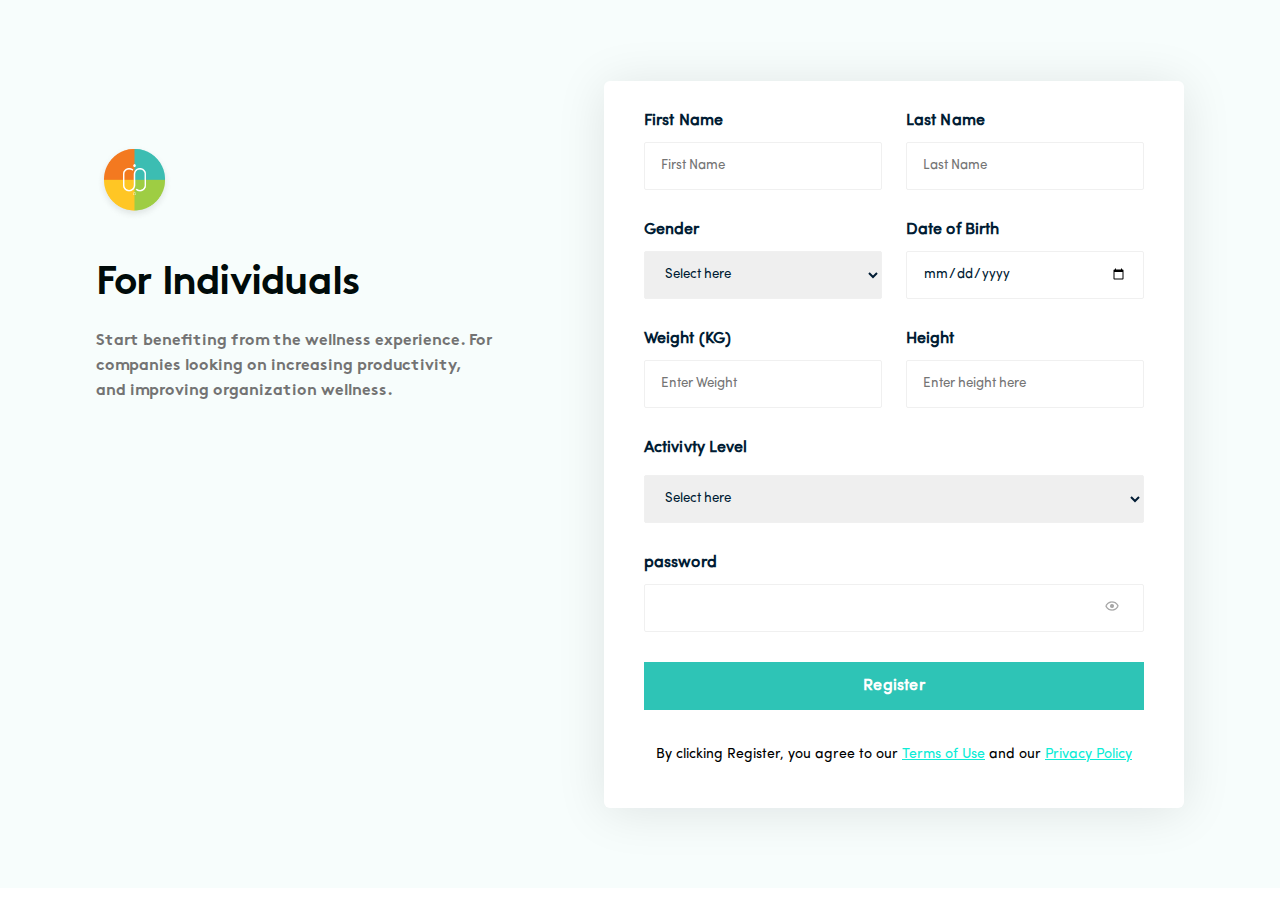
<file: index.html>
<!DOCTYPE html>
<html lang="en">
  <head>
    <meta charset="UTF-8" />
    <meta name="viewport" content="width=device-width, initial-scale=1.0" />
    <link rel="stylesheet" href="style.css" />
    <link
      rel="stylesheet"
      href="https://cdnjs.cloudflare.com/ajax/libs/font-awesome/4.7.0/css/font-awesome.min.css"
    />
    <link
      rel="shortcut icon"
      href="./public/images/logo.png"
      type="image/x-icon"
    />
    <title>Sign up page</title>
  </head>
  <body>
    <!-- -------------------------CONTAINER ------------------ -->
    <section>
      <div class="container">
        <div class="individual">
          <div class="logo">
            <img src="public/images/logo.png" alt="logo of  the webpage" />
          </div>
          <h3 class="header">For Individuals</h3>

          <p class="para">
            Start benefiting from the wellness experience. For companies looking
            on increasing productivity, and improving organization wellness.
          </p>
          <p class="mobile-para">
            Inspiring wholesome harmony for the mind, body and spirit, for everyone,everywhere.
          </p>
        </div>
        <!-- -------------------form page---------- -->
        <form action="#" method="POST" class="form">
          <aside>
            <div class="form-page">
              <div class="first-div">
                <div class="first">
                  <label for="firstname" >First Name</label>
                  <input type="text" placeholder="First Name" required />
                </div>
                <div class="last">
                  <label for="lastname">Last Name</label>
                  <input type="text" placeholder="Last Name"  required />
                </div>
              </div>
              <div class="second-div">
                <div class="gender">
                  <label for="gender">Gender</label>
                  <select name="Gender" class="Gen">
                    <option value="Select here">Select here</option>
                    <option value="male">Male</option>
                    <option value="female">female</option>
                  </select>
                </div>

                <div class="date-of-birth">
                  <label for="DateofBirth">Date of Birth</label>
                  <input type="date" />
                </div>
              </div>

              <div class="third-div">
                <div class="Weight">
                  <label for="Weight"> Weight (KG)</label>
                  <input
                    type="text"
                    placeholder="Enter Weight"
                    class="input-weight"
                    required
                  />
                </div>

                <div class="Height">
                  <label for="height">Height</label>
                  <input
                    type="text"
                    placeholder="Enter height here"
                    class="input-height"
                    required
                  />
                </div>
              </div>

              <div class="activity-level">
                <label for="activity-level">Activivty Level</label>
                <select name="Select here">
                  <option value="Select here">Select here</option>
                  <option value="Level 1">Level 1</option>
                  <option value="Level 2">Level 2</option>
                  <option value="Level 3">Level 3</option>
                  <option value="Level 4">Level 4</option>
                  <option value="Level 5">Level 5</option>
                </select>
              </div>
              <div class="password">
                <label for="password">password</label>
                <input type="password" required />
                <img
                  src="./public/images/form-filled-form-filled-edit-show.png"
                  alt="eye opener icon"
                  class="icon"
                />
              </div>

              <!-- -------REGISTER -------- -->
              <button class="btn">Register</button>
              <p class="instruction">
                By clicking Register, you agree to our
                <a href="#">Terms of Use</a> and our
                <a href="#">Privacy Policy</a>
              </p>
            </div>
          </aside>
        </form>
      </div>
    </section>
  </body>
</html>
</file>
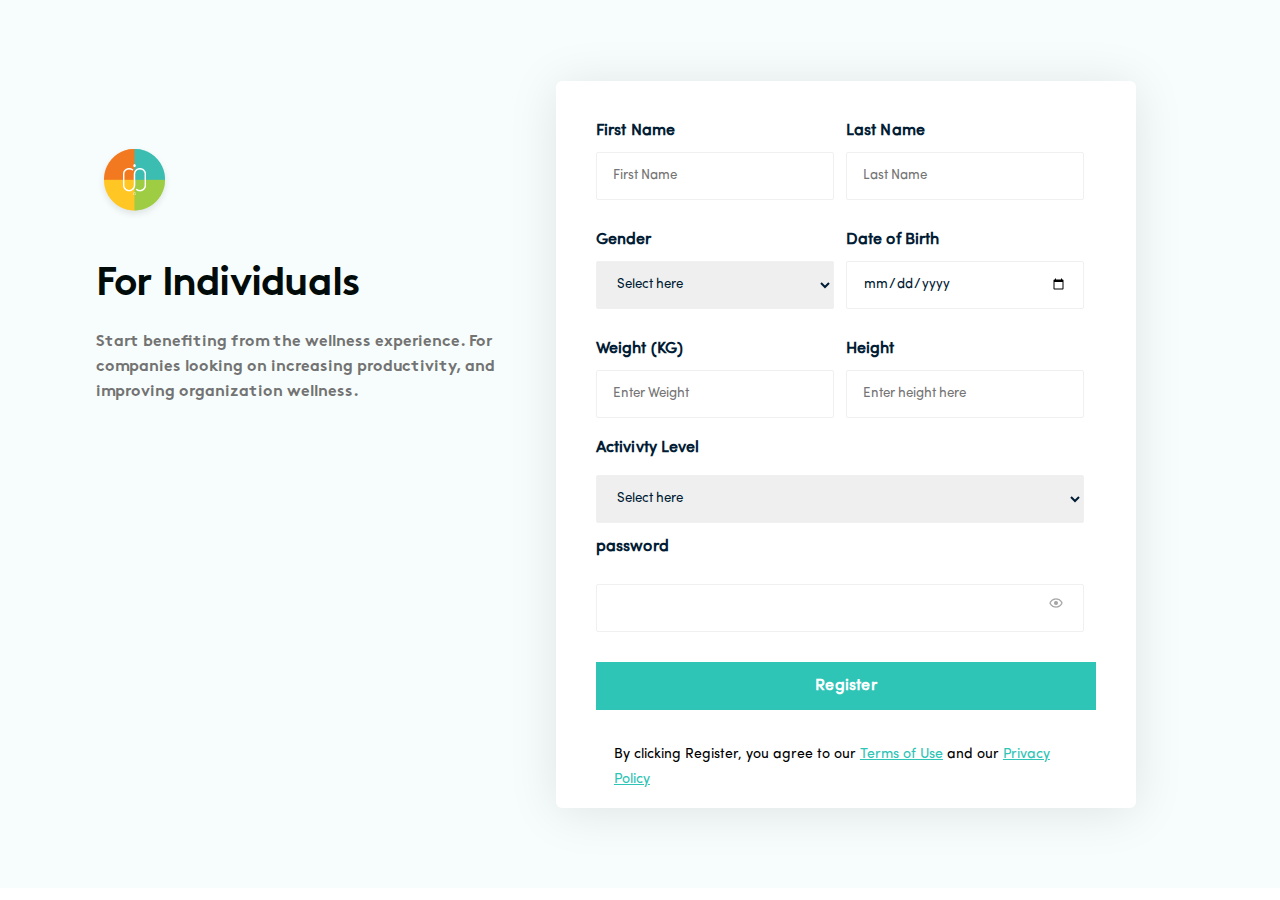
<file: signup.html>
<!DOCTYPE html>
<html lang="en">
  <head>
    <meta charset="UTF-8" />
    <meta name="viewport" content="width=device-width, initial-scale=1.0" />
    <link rel="stylesheet" href="signup.css" />
    <link
      rel="stylesheet"
      href="https://cdnjs.cloudflare.com/ajax/libs/font-awesome/4.7.0/css/font-awesome.min.css"
    />
    <link
      rel="shortcut icon"
      href="./public/images/logo.png"
      type="image/x-icon"
    />
    <title>Sign up page</title>
  </head>
  <body>
    <!-- -------------------------CONTAINER ------------------ -->
    <section>
      <div class="container">
        <div class="individual">
          <div class="logo">
            <img src="public/images/logo.png" alt="logo of  the webpage" />
          </div>
          <h3 class="header">For Individuals</h3>

          <p class="para">
            Start benefiting from the wellness experience. For companies looking
            on increasing productivity, and improving organization wellness.
          </p>
        </div>
        <!-- -------------------form page---------- -->
        <form action="#" method="GET">
          <aside>
            <div class="form-page">
              <div class="first">
                <label>First Name</label>
                <input type="text" placeholder="First Name" required />
              </div>
              <div class="last">
                <label>Last Name</label>
                <input type="text" placeholder="Last Name" required />
              </div>
              <div class="gender">
                <label for="Gender">Gender</label>
                <select name="Gender" class="Gen">
                  <option value="Select here">Select here</option>
                  <option value="male">Male</option>
                  <option value="female">female</option>
                </select>
              </div>

              <div class="date-of-birth">
                <label for="Date of Birth">Date of Birth</label>
                <input type="date" class="data-input" />
              </div>
              <div class="Weight">
                <label> Weight (KG)</label>
                <input
                  type="text"
                  placeholder="Enter Weight"
                  class="input-weight"
                  required
                />
              </div>

              <div class="Height">
                <label>Height</label>
                <input
                  type="text"
                  placeholder="Enter height here"
                  class="input-height"
                  required
                />
              </div>
            </div>
            <div class="activity-password">
              <div class="activity-level">
                <label>Activivty Level</label>
                <select name="Select here">
                  <option value="Select here">Select here</option>
                  <option value="Level 1">Level 1</option>
                  <option value="Level 2">Level 2</option>
                  <option value="Level 3">Level 3</option>
                  <option value="Level 4">Level 4</option>
                  <option value="Level 5">Level 5</option>
                </select>
              </div>
              <div class="password">
                <label>password</label>
                <div class="icon-div">
                  <input type="password" required />
                  <img
                    src="./public/images/form-filled-form-filled-edit-show.png"
                    alt="eye opener icon"
                    class="icon"
                  />
                </div>
              </div>

              <!-- -------REGISTER -------- -->
              <button class="btn">Register</button>
              <p class="instruction">
                By clicking Register, you agree to our
                <a href="#">Terms of Use</a> and our
                <a href="#">Privacy Policy</a>
              </p>
            </div>
          </aside>
        </form>
      </div>
    </section>
  </body>
</html>
</file>
<file: style.css>
@font-face {
    font-family: "BrownFont";
    src: url(./fonts/BrownStd-Bold\ \(1\).ttf);
}

@font-face {
    font-family: "SofiaFont";
    src: url(./fonts/Sofia\ Pro\ Regular\ \(1\).otf);
}

html,
body,
div,
span,
applet,
object,
iframe,
h1,
h2,
h3,
h4,
h5,
h6,
p,
blockquote,
pre,
a,
abbr,
acronym,
address,
big,
cite,
code,
del,
dfn,
em,
img,
ins,
kbd,
q,
s,
samp,
small,
strike,
strong,
sub,
sup,
tt,
var,
b,
u,
i,
center,
dl,
dt,
dd,
ol,
ul,
li,
fieldset,
form,
label,
legend,
table,
caption,
tbody,
tfoot,
thead,
tr,
th,
td,
article,
aside,
canvas,
details,
embed,
figure,
figcaption,
footer,
header,
hgroup,
menu,
nav,
output,
ruby,
section,
summary,
time,
mark,
audio,
video {
    margin: 0;
    padding: 0;
    border: 0;
    font-size: 100%;
    font: inherit;
    vertical-align: baseline;
}

/* HTML5 display-role reset for older browsers */
article,
aside,
details,
figcaption,
figure,
footer,
header,
hgroup,
menu,
nav,
section {
    display: block;
}

body {
    line-height: 1;
}

ol,
ul {
    list-style: none;
}

blockquote,
q {
    quotes: none;
}

blockquote:before,
blockquote:after,
q:before,
q:after {
    content: '';
    content: none;
}

table {
    border-collapse: collapse;
    border-spacing: 0;
}

* {
    padding: 0;
    margin: 0;
    box-sizing: border-box;
    text-decoration: none;
}



section {
    background: hsl(170, 60%, 98%);
    width: 100%;
    height: 10%;
    flex-shrink: 0;
}

.container {
    display: flex;
    justify-content: space-between;
    margin: 0 6rem;
}


.logo img {
    width: 4.833rem;
    height: 5rem;
    margin-top: 9rem;
    margin-bottom: 2rem;

}

.header {
    margin-bottom: 1.25rem;
    width: 16.75rem;
    height: 3.125rem;
    color: var(--cl-black, #000B0A);
    font-family: "BrownFont", "Brown";
    font-size: 2.5rem;
    font-weight: 700;
    line-height: 3.125rem;
    letter-spacing: -0.05rem;
}

.para {
    display: block;

    margin-top: 1.2rem;
    color: var(--cl-grey, #737373);
    font-size: 1rem;
    font-family: "BrownFont", "Brown";
    font-weight: 400;
    line-height: 1.5625rem;
    margin-right: 7rem;
    font-style: normal;
}

.mobile-para {
    display: none;
}

aside {
    background: #FFF;
    box-shadow: 0px 4px 50px 0px rgba(4, 8, 19, 0.10);
    border-radius: 0.375rem;
    width: 100%;
    width: 36.25rem;
    height: 45.4375rem;
    margin-top: 5.06rem;
    margin-bottom: 5rem;

    >.form-page {
        margin: 2.5rem 2.5rem;
    }



    label {
        color: var(--text-headings, #011C34);
        font-family: "SofiaFont", "Sofia pro";
        font-style: normal;
        font-weight: 600;
        line-height: normal;
        letter-spacing: 0.00625rem;
        margin-top: 1.88rem;

    }

}

.first-div,
.second-div,
.third-div {
    display: flex;
    flex-direction: row;
    justify-content: space-between;

}

.third-div {
    margin-top: -1.88rem;
}

.first,
.last,
.gender,
.date-of-birth,
.Height,
.Weight {
    display: flex;
    flex-direction: column;

}

.gender select:focus {
    border-color: var(--cl-green, #2EC4B6);
    outline: none;
}

.activity-level {
    margin-top: 1.88rem;
}

select {
    margin-top: 1rem;
    margin-right: 5px;


}



select:focus {
    border-color: var(--cl-green, #2EC4B6);
    outline: none;
}

.icon-div input {
    width: 100%;
}

.icon {
    position: absolute;
    padding-top: 1.5rem;
    margin-left: -2.5rem;
}



/**********************************input************************************ */
input,
.Gen {

    width: 14.875rem;

    height: 3rem;
    margin-top: 0.62rem;
    color: var(--text-headings, #011C34);
    border: 1px solid var(--cl-gray-3, #F0F0F0);
    border-radius: 0.125rem;
    font-family: "SofiaFont", " Sofia pro";
    font-style: normal;
    font-weight: 300;
    line-height: 1.25rem;
    letter-spacing: 0.0125;
    padding-left: 1rem;
    padding-right: 1rem;
}


input:focus {
    border-color: var(--cl-green, #2EC4B6);
    outline: none;
}

.Level:focus {
    border-color: var(--cl-green, #2EC4B6);
    outline: none;
}



.password label {
    padding-top: 1rem;
}


select {
    width: 100%;
    height: 3rem;
    margin-bottom: 1.88rem;
    color: var(--text-headings, #011C34);
    border: 1px solid var(--cl-gray-3, #F0F0F0);
    border-radius: 0.125rem;
    font-family: "SofiaFont", " Sofia pro";
    font-style: normal;
    font-weight: 300;
    line-height: 1.25rem;
    letter-spacing: 0.0125;
    padding-left: 1rem;
    padding-right: 1rem;
    margin-bottom: 1.88rem;
}

.password input {
    width: 100%;
}




/* ***********REGISTER BOTTOM****** */

.btn {
    background: var(--cl-green, #2EC4B6);
  
    border: none;
    width: 100%;
    cursor: pointer;
    height: 3rem;
    margin-top: 1.88rem;
    margin-bottom: 1rem;
    color: var(--basic-100, #FFF);
    font-family: "SofiaFont", "Sofia Pro";
    font-size: 1rem;
    font-style: normal;
    font-weight: 600;
    line-height: normal;
    letter-spacing: 0.0125rem;
    margin-bottom: 2rem;

    &:hover {
        transform: scale(1.1);
    }
}

/* ***********  BOTTOMS CONTENT */
.instruction {
    text-align: center;
    color: #000;
    font-family: "SofiaFont", "Sofia Pro";
    font-size: 0.875rem;
    font-size: normal;
    font-weight: 400;
    line-height: 1.5625rem;



    >:nth-child(1n) {
        color: var(--cl-green, #0decd6);
        font-weight: 500;
        line-height: 1.5625rem;
        text-decoration: underline;
    }
}




/* ****************************RESPONSIVENESS MEDIA QUERY***** */

@media  (max-width:767px) {

    .container {
        display: flex;
        flex-direction: column;
        height: 100%;
        background: hsl(170, 60%, 98%);
        margin: 0 1rem;
    }

    .para {
        display: none;

    }

    .mobile-para {
        display: block;
        color: var(--cl-grey, #737373);
        font-family: "BrownFont", "Brown";
        font-size: 1rem;
        font-style: normal;
        font-weight: 300;
        line-height: 1.5625rem;
        margin-top: 3rem;
    }
    .first-div,
    .second-div,
    .third-div {
        display: flex;
        flex-direction: column;
    }

    input,
    .Gen {
        width: 100%;
        height: 3rem;
        margin-top: 0.62rem;
        color: var(--text-headings, #011C34);
        border: 1px solid var(--cl-gray-3, #F0F0F0);
        border-radius: 0.125rem;
        font-family: "SofiaFont", " Sofia pro";
        font-style: normal;
        font-weight: 300;
        line-height: 1.25rem;
        letter-spacing: 0.0125;
        padding-left: 1rem;
        padding-right: 1rem;
    }

    aside {
        background: #FFF;
        box-shadow: 0px 4px 50px 0px rgba(4, 8, 19, 0.10);
        border-radius: 0.375rem;
        height: 56rem;
        width: 100%;
        margin-top: 2.06rem;
        margin-bottom: 5rem;

        >.form-page {
            margin: 2.5rem 2.5rem;
        }
    }

    .form-page {
        margin-left: 1rem;
        margin-right: 1rem;
    }

    .first,
    .last,
    .gender,
    .Weight,
    .Height {
        margin-top: 1.5rem;
    }

    .header {
        color: var(--cl-black, #000B0A);
        font-family: "BrownFont", "Brown";
        font-size: 1.875rem;
        font-style: normal;
        font-weight: 700;
        line-height: normal;
        letter-spacing: -0.05rem;
        margin-bottom: -3rem;

    }

    .date-of-birth {
        margin-top: -2rem;
        margin-bottom: 1.5rem;
    }

    .date-of-birth label {
        margin-top: 1.5rem;
    }
    input[type="date"] {
        appearance: none;
        -webkit-appearance: none;
        -moz-appearance: none;
        width: 100%;
        color: var(--text-headings, #011C34);
        border: 1px solid var(--cl-gray-3, #F0F0F0);
        border-radius: 0.125rem;
        font-family: "SofiaFont", " Sofia pro";
        font-style: normal;
        
    }
}
</file>
<file: signup.css>
@font-face {
    font-family: "BrownFont";
    src: url(./fonts/BrownStd-Bold\ \(1\).ttf);
}

@font-face {
    font-family: "SofiaFont";
    src: url(./fonts/Sofia\ Pro\ Regular\ \(1\).otf);
}


* {
    padding: 0;
    margin: 0;
    box-sizing: border-box;
    text-decoration: none;
    scroll-behavior: smooth;
}



section {
    background: hsl(170, 60%, 98%);
    width: 100%;
    height: 10%;
    flex-shrink: 0;
}

.container {
    display: flex;
    justify-content: space-between;
    margin: 0 6rem;
}


.logo img {
    width: 4.833rem;
    height: 5rem;
    margin-top: 9rem;
    margin-bottom: 2rem;

}

.header {
    margin-bottom: 1.25rem;
    width: 16.75rem;
    height: 3.125rem;
    color: var(--cl-black, #000B0A);
    font-family: "BrownFont", "Brown";
    font-size: 2.5rem;
    font-weight: 700;
    line-height: 3.125rem;
    letter-spacing: -0.05rem;
}

.para {
    display: block;
    margin-top: 1.2rem;
    color: var(--cl-grey, #737373);
    font-size: 1rem;
    font-family: "BrownFont", "Brown";
    font-weight: 400;
    line-height: 1.5625rem;

    width: 28.75rem;
    height: 4.6875rem;
    font-style: normal;
}

aside {
    background: #FFF;
    box-shadow: 0px 4px 50px 0px rgba(4, 8, 19, 0.10);
    border-radius: 0.375rem;
    width: 36.25rem;
    height: 45.4375rem;
    margin-right: 4.75rem;
    margin-top: 5.06rem;
    margin-bottom: 5rem;

    >.form-page {
        display: grid;
        grid-template-columns: 1fr 1fr;
        margin: 2.5rem 2.5rem;
        padding-top: 2.5rem;
    }



    label {
        color: var(--text-headings, #011C34);
        font-family: "SofiaFont", "Sofia pro";
        font-style: normal;
        font-weight: 600;
        line-height: normal;
        letter-spacing: 0.00625rem;
        margin-top: 1.88rem;

    }

}

.icon-div input {
    width: 30.5rem;
}

.icon {
    margin-left: -2.5rem;
}



/**********************************input************************************ */
input,
.Gen {
    width: 14.875rem;
    height: 3rem;
    margin-top: 0.62rem;
    color: var(--text-headings, #011C34);
    border: 1px solid var(--cl-gray-3, #F0F0F0);
    border-radius: 0.125rem;
    font-family: "SofiaFont", " Sofia pro";
    font-style: normal;
    font-weight: 300;
    line-height: 1.25rem;
    letter-spacing: 0.0125;
    padding-left: 1rem;
    padding-right: 1rem;
    margin-bottom: 1.88rem;



}

input:focus {
    border-color: var(--cl-green, #2EC4B6);
    outline: none;
}

.Level:focus {
    border-color: var(--cl-green, #2EC4B6);
    outline: none;
}

.activity-level,
.password {
    display: grid;
    grid-template-columns: 1fr;
    margin: 0 2.5rem;

    >input {
        width: 30.5rem;
        height: 3rem;
        margin-bottom: 1.88rem;
        color: var(--text-headings, #011C34);
        border: 1px solid var(--cl-gray-3, #F0F0F0);
        border-radius: 0.125rem;
        font-family: "SofiaFont", " Sofia pro";
        font-style: normal;
        font-weight: 300;
        line-height: 1.25rem;
        letter-spacing: 0.0125;
        padding-left: 1rem;
        padding-right: 1rem;
        margin-bottom: 1.88rem;
    }

    >label {
        margin-bottom: 1rem;
    }
}

.password label {
    padding-top: 1rem;

}

select {
    width: 30.5rem;
    height: 3rem;
    margin-bottom: 1.88rem;
    color: var(--text-headings, #011C34);
    border: 1px solid var(--cl-gray-3, #F0F0F0);
    border-radius: 0.125rem;
    font-family: "SofiaFont", " Sofia pro";
    font-style: normal;
    font-weight: 300;
    line-height: 1.25rem;
    letter-spacing: 0.0125;
    padding-left: 1rem;
    padding-right: 1rem;
    margin-bottom: 1.88rem;

}

.Level {
    margin-bottom: 3.5rem;
}

.activity-level,
.password {
    margin-top: -3.88rem;
}

.activity-level {
    margin-top: -5rem;
}

/* ***********REGISTER BOTTOM****** */

.btn {
    background: var(--cl-green, #2EC4B6);
    box-shadow: drop-shadow(0px 10px 40px rgba(0, 0, 0, 0.10));
    border: none;
    cursor: pointer;
    width: 31.25rem;
    height: 3rem;
    margin: 0 2.5rem;
    margin-bottom: 1rem;
    color: var(--basic-100, #FFF);
    font-family: "SofiaFont", "Sofia Pro";
    font-size: 1rem;
    font-style: normal;
    font-weight: 600;
    line-height: normal;
    letter-spacing: 0.0125rem;
    margin-bottom: 2rem;
}

/* ***********  BOTTOMS CONTENT */
.instruction {
    color: #000;
    font-family: "SofiaFont", "Sofia Pro";
    font-size: 0.875rem;
    font-size: normal;
    font-weight: 400;
    line-height: 1.5625rem;
    margin-left: 3.62rem;
    margin-right: 3rem;


    >:nth-child(1n) {
        color: var(--cl-green, #2EC4B6);
        font-weight: 500;
        line-height: 1.5625rem;
        text-decoration: underline;
    }
}




/* ****************************RESPONSIVENESS MEDIA QUERY***** */

@media screen and (min-width :280px) and (max-width:800px) {
    .container {
        display: flex;
        flex-direction: column;
        width: 20.4375rem;
        height: 100%;
        padding-bottom: 4rem;
        align-items: center;
        flex-shrink: 0;
        background: hsl(170, 60%, 98%);
    }

    section {
        /* width:auto; */
        margin-right: rem;
    }

    .para {
        visibility: hidden;
    }

    .individual {
        margin-left: 8rem;
    }

    .para::after {
        content: "Inspiring wholesome harmony for the mind, body and spirit, for everyone,everywhere.";
        visibility: visible;
        position: absolute;
        /* width: 22.4375rem; */

        color: var(--cl-grey, #737373);
        font-family: "BrownFont", "Brown";
        margin-left: -16rem;
        font-size: 1rem;
        font-style: normal;
        font-weight: 300;
        line-height: 1.5625rem;
    }

    .logo img {
        width: 2.4169rem;
        height: 2.5rem;
        flex-shrink: 0;

    }

    .header {
        color: var(--cl-black, #000B0A);
        font-family: "BrownFont", "Brown";
        font-size: 1.875rem;
        font-style: normal;

        font-weight: 700;
        line-height: normal;
        letter-spacing: -0.05rem;
        margin-bottom: -4rem;

    }

    /* ****************FORM CONTAINER******* */
    aside {
        background: #FFF;
        box-shadow: 0px 4px 50px 0px rgba(4, 8, 19, 0.10);
        border-radius: 0.375rem;
        width: 20.4375rem;
        height: 62.375rem;
        margin-right: 8.75rem;
        margin-left: 7.5rem;
        margin-top: 5.06rem;
        margin-bottom: 5rem;
         

        >.form-page {
            display: flex;
            flex-wrap: wrap;
            margin: 1.5rem 1rem;
        }

        select {
            width: 18.4375rem;
            height: 3rem;
            flex-shrink: 0;

        }

        .Height {
            display: flex;
            flex-direction: column;
            margin-top: -2rem;

        }

        .activity-level {
            margin: 0 1rem;
            margin-top: -3.06rem;
        }

        .password {
            margin: 0 1rem;
            margin-top: -3.96rem;

            input {
                width: 18.4375rem;
                height: 3rem;
                flex-shrink: 0;
            }
        }

        .first input {
            width: 18.4375rem;
            height: 3rem;
            flex-shrink: 0;
        }

        .last input {
            width: 18.4375rem;
            height: 3rem;
            flex-shrink: 0;
        }

        .date-of-birth input {
            width: 18.4375rem;
            height: 3rem;
            flex-shrink: 0;
        }



        .input-weight {
            width: 18.4375rem;
            height: 3rem;
            flex-shrink: 0;
        }


        .Height input {
            width: 18.4375rem;
            height: 3rem;
            flex-shrink: 0;
        }

        .icon-div input {
            width: 18.4375rem;
        }

        .icon {
            position: absolute;

            margin-top: 1.8rem;
            cursor: pointer;
        }


        .btn {
            background: var(--cl-green, #2EC4B6);
            box-shadow: drop-shadow(0px 10px 40px rgba(0, 0, 0, 0.10));
            border: none;
            cursor: pointer;
            width: 18.4375rem;
            flex-shrink: 0;
            height: 3rem;
            margin: 0 1rem;
            margin-bottom: 1rem;
            color: var(--basic-100, #FFF);
            font-family: "SofiaFont", "Sofia Pro";
            font-size: 1rem;
            font-style: normal;
            font-weight: 600;
            line-height: normal;
            letter-spacing: 0.0125rem;
        }

        .instruction {
            color: #000;
            font-family: "SofiaFont", "Sofia Pro";
            font-size: 0.875rem;
            text-align: center;
            font-size: normal;
            font-weight: 400;
            line-height: 1.5625rem;
            width: 19.75rem;
            margin-top: 2rem;
            margin-left: 1rem;

            >:nth-child(1n) {
                color: var(--cl-green, #2EC4B6);
                font-weight: 500;
                font-family: "SofiaFont", "Sofia Pro ";
                font-size: 0.875rem;
                line-height: 1.5625rem;
                text-decoration: underline;

            }
        }
    }

}
</file>
